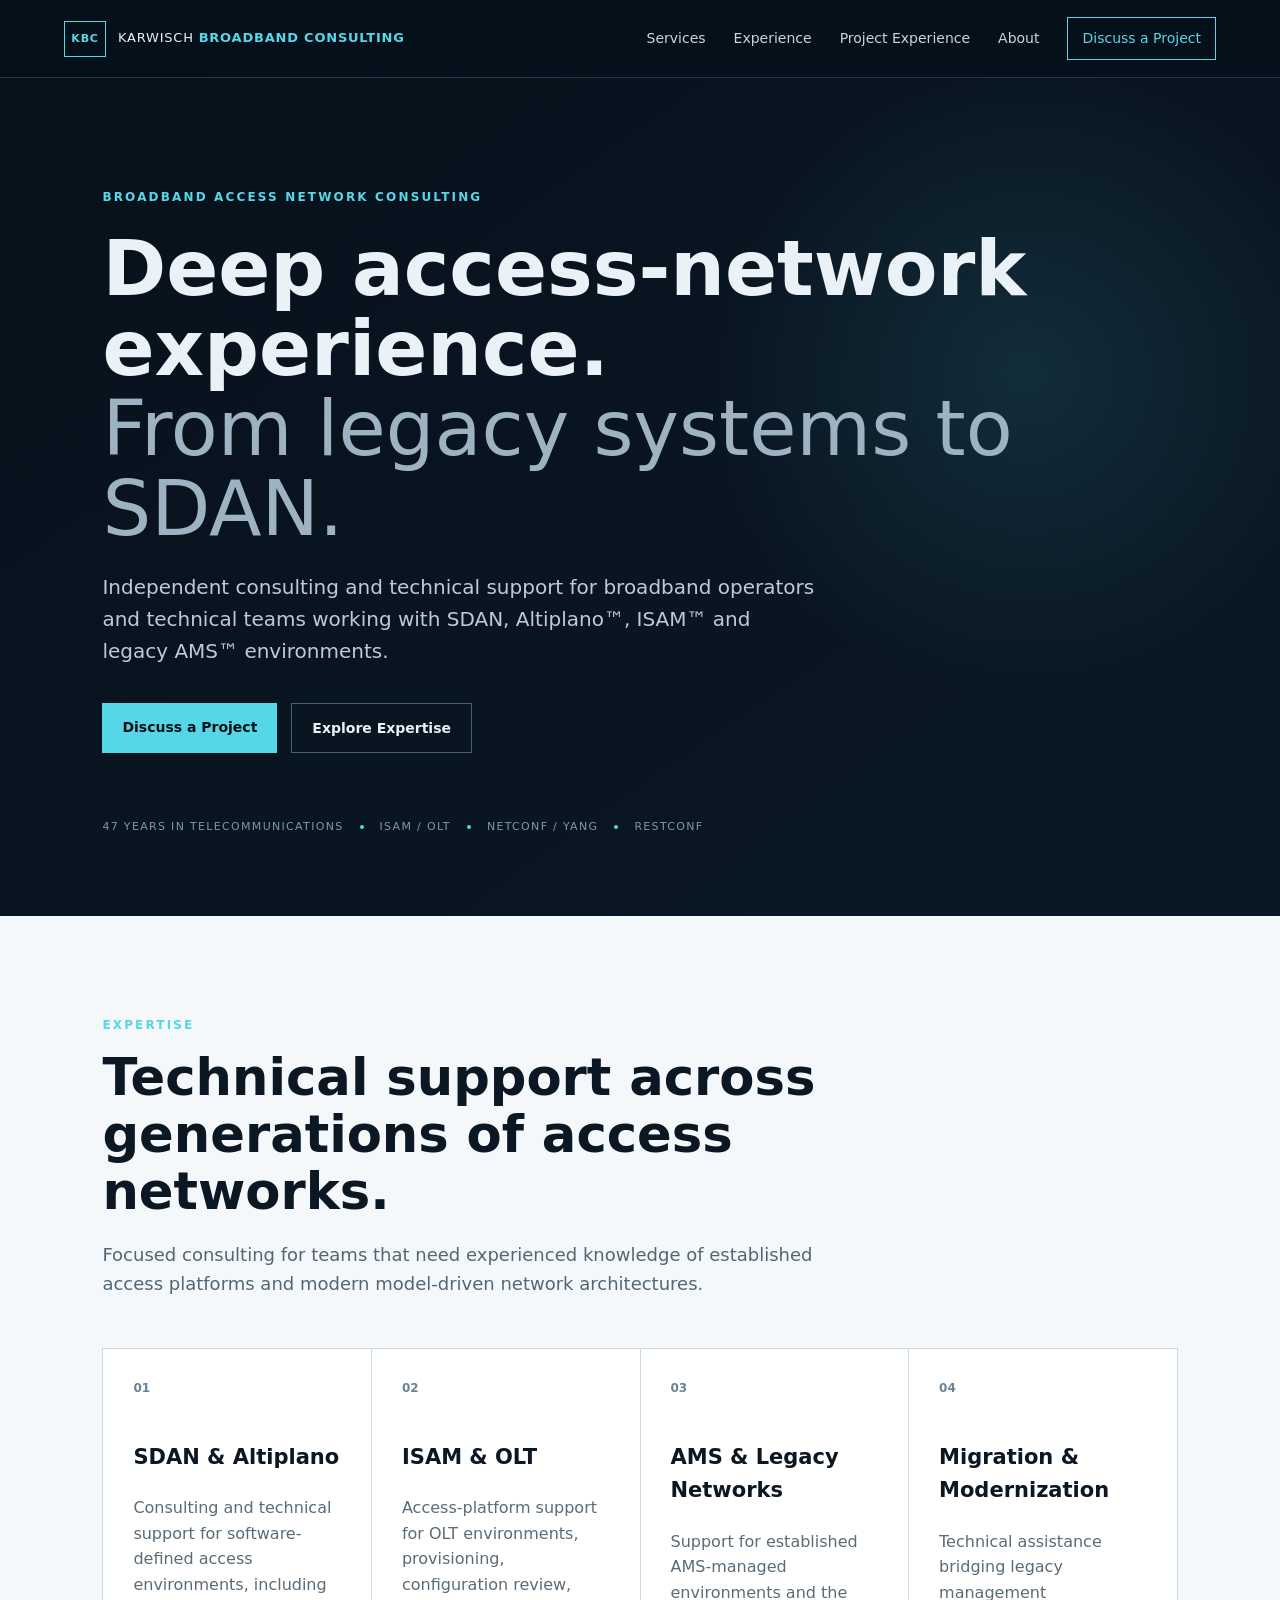
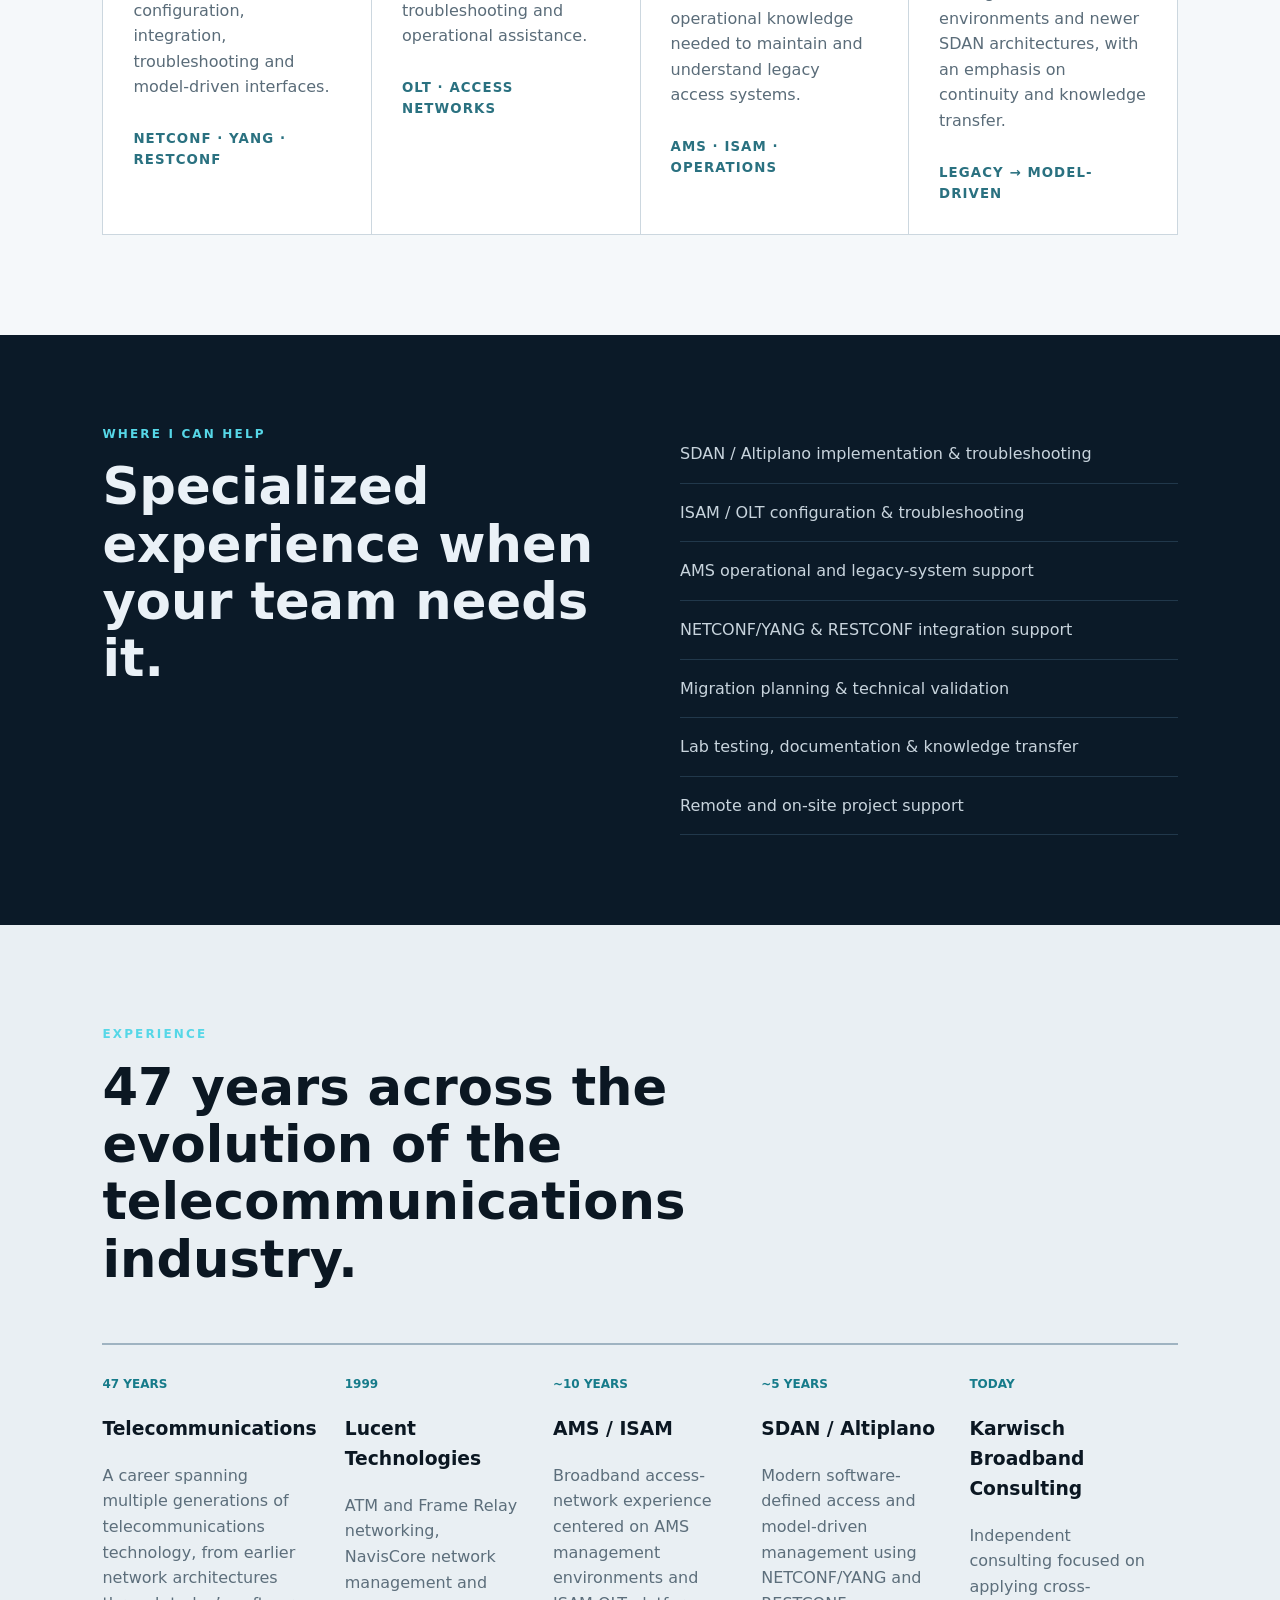
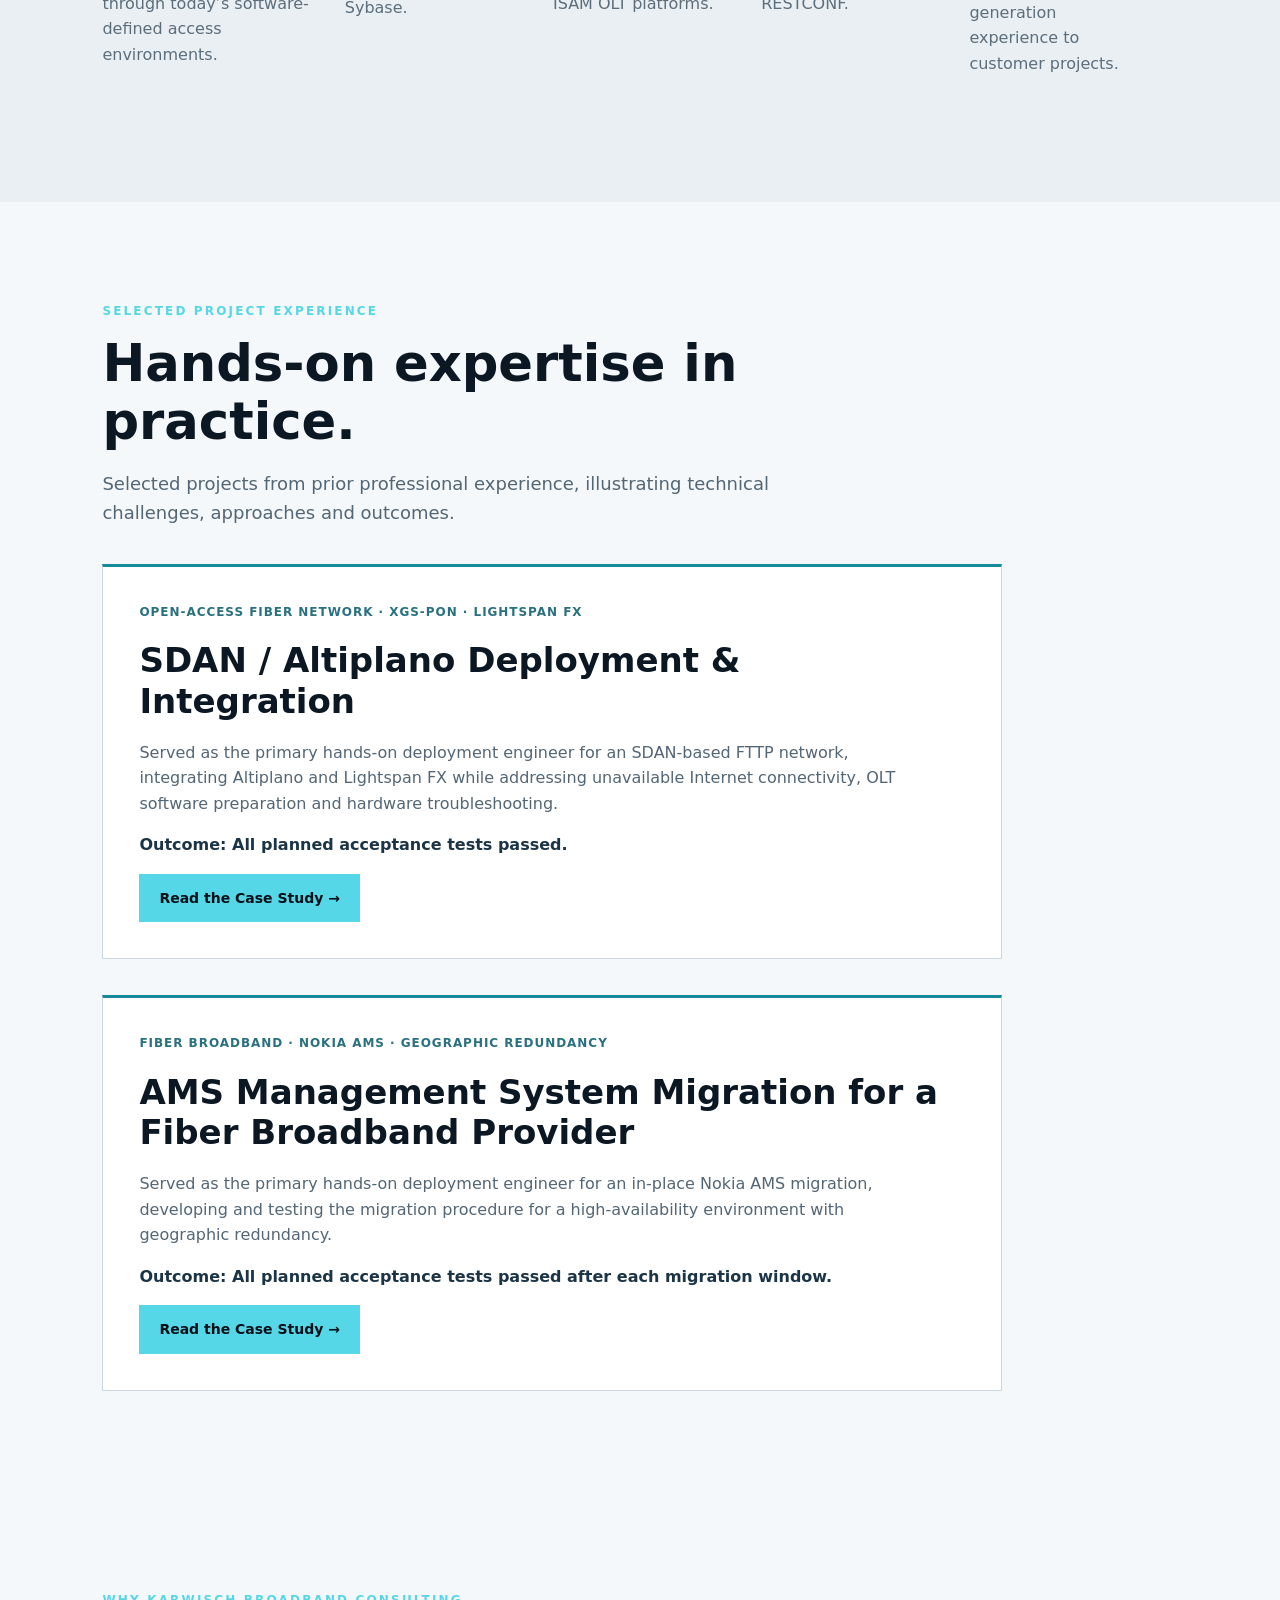
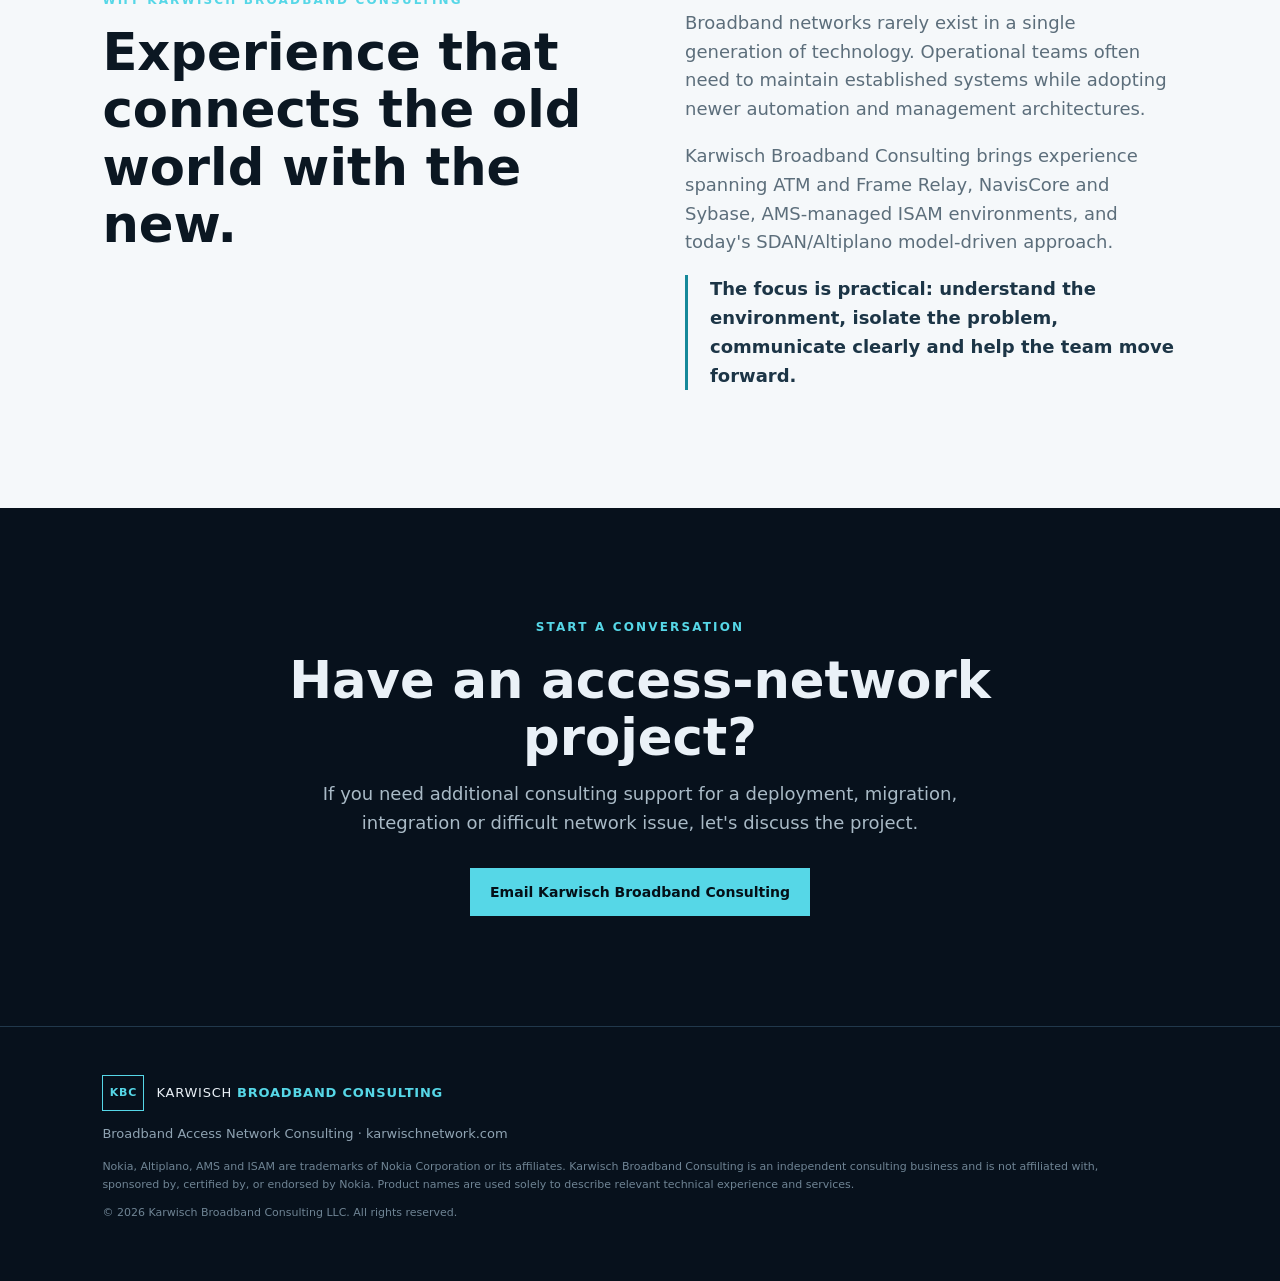
<file: index.html>
<!doctype html>
<html lang="en">
<head>
  <meta charset="utf-8">
  <meta name="viewport" content="width=device-width,initial-scale=1">
  <meta name="description" content="Karwisch Broadband Consulting provides independent broadband access network consulting and technical support.">
  <title>Karwisch Broadband Consulting | Broadband Access Network Consulting</title>
  <link rel="stylesheet" href="styles.css">
</head>

  <!-- Google tag (gtag.js) -->
<script async src="https://www.googletagmanager.com/gtag/js?id=G-ES7P0MH7FH"></script>
<script>
  window.dataLayer = window.dataLayer || [];
  function gtag(){dataLayer.push(arguments);}
  gtag('js', new Date());

  gtag('config', 'G-ES7P0MH7FH');
</script>
  
<body>
  <header>
    <a class="brand" href="#home"><span class="mark">KBC</span><span>KARWISCH <b>BROADBAND CONSULTING</b></span></a>
    <nav>
      <a href="#services">Services</a>
      <a href="#experience">Experience</a>
      <a href="#projects">Project Experience</a>
      <a href="#about">About</a>
      <a class="navcta" href="#contact">Discuss a Project</a>
    </nav>
  </header>

  <main>
    <section class="hero" id="home">
      <div class="eyebrow">BROADBAND ACCESS NETWORK CONSULTING</div>
      <h1>Deep access-network experience.<br><span>From legacy systems to SDAN.</span></h1>
      <p class="lede">Independent consulting and technical support for broadband operators and technical teams working with SDAN, Altiplano™, ISAM™ and legacy AMS™ environments.</p>
      <div class="actions"><a class="button primary" href="#contact">Discuss a Project</a><a class="button secondary" href="#services">Explore Expertise</a></div>
      <div class="techline"><span>47 YEARS IN TELECOMMUNICATIONS</span><i></i><span>ISAM / OLT</span><i></i><span>NETCONF / YANG</span><i></i><span>RESTCONF</span></div>
    </section>

    <section class="section" id="services">
      <div class="kicker">EXPERTISE</div>
      <h2>Technical support across generations of access networks.</h2>
      <p class="intro">Focused consulting for teams that need experienced knowledge of established access platforms and modern model-driven network architectures.</p>
      <div class="cards">
        <article><div class="num">01</div><h3>SDAN &amp; Altiplano</h3><p>Consulting and technical support for software-defined access environments, including configuration, integration, troubleshooting and model-driven interfaces.</p><small>NETCONF · YANG · RESTCONF</small></article>
        <article><div class="num">02</div><h3>ISAM &amp; OLT</h3><p>Access-platform support for OLT environments, provisioning, configuration review, troubleshooting and operational assistance.</p><small>OLT · ACCESS NETWORKS</small></article>
        <article><div class="num">03</div><h3>AMS &amp; Legacy Networks</h3><p>Support for established AMS-managed environments and the operational knowledge needed to maintain and understand legacy access systems.</p><small>AMS · ISAM · OPERATIONS</small></article>
        <article><div class="num">04</div><h3>Migration &amp; Modernization</h3><p>Technical assistance bridging legacy management environments and newer SDAN architectures, with an emphasis on continuity and knowledge transfer.</p><small>LEGACY → MODEL-DRIVEN</small></article>
      </div>
    </section>

    <section class="band">
      <div><div class="kicker">WHERE I CAN HELP</div><h2>Specialized experience when your team needs it.</h2></div>
      <div class="service-list">
        <span>SDAN / Altiplano implementation &amp; troubleshooting</span>
        <span>ISAM / OLT configuration &amp; troubleshooting</span>
        <span>AMS operational and legacy-system support</span>
        <span>NETCONF/YANG &amp; RESTCONF integration support</span>
        <span>Migration planning &amp; technical validation</span>
        <span>Lab testing, documentation &amp; knowledge transfer</span>
        <span>Remote and on-site project support</span>
      </div>
    </section>

    <section class="section experience" id="experience">
      <div class="kicker">EXPERIENCE</div>
      <h2>47 years across the evolution of the telecommunications industry.</h2>
      <div class="timeline">
        <div><b>47 YEARS</b><h3>Telecommunications</h3><p>A career spanning multiple generations of telecommunications technology, from earlier network architectures through today’s software-defined access environments.</p></div>
        <div><b>1999</b><h3>Lucent Technologies</h3><p>ATM and Frame Relay networking, NavisCore network management and Sybase.</p></div>
        <div><b>~10 YEARS</b><h3>AMS / ISAM</h3><p>Broadband access-network experience centered on AMS management environments and ISAM OLT platforms.</p></div>
        <div><b>~5 YEARS</b><h3>SDAN / Altiplano</h3><p>Modern software-defined access and model-driven management using NETCONF/YANG and RESTCONF.</p></div>
        <div><b>TODAY</b><h3>Karwisch Broadband Consulting</h3><p>Independent consulting focused on applying cross-generation experience to customer projects.</p></div>
      </div>
    </section>

    <section class="section projects" id="projects">
      <div class="kicker">SELECTED PROJECT EXPERIENCE</div>
      <h2>Hands-on expertise in practice.</h2>
      <p class="intro">Selected projects from prior professional experience, illustrating technical challenges, approaches and outcomes.</p>
      <article class="project-card">
        <div class="project-meta">OPEN-ACCESS FIBER NETWORK · XGS-PON · LIGHTSPAN FX</div>
        <h3>SDAN / Altiplano Deployment &amp; Integration</h3>
        <p>Served as the primary hands-on deployment engineer for an SDAN-based FTTP network, integrating Altiplano and Lightspan FX while addressing unavailable Internet connectivity, OLT software preparation and hardware troubleshooting.</p>
        <p class="project-result">Outcome: All planned acceptance tests passed.</p>
        <a class="button primary" href="sdan-altiplano-case-study.html">Read the Case Study <span aria-hidden="true">→</span></a>
      </article>
      <article class="project-card">
        <div class="project-meta">FIBER BROADBAND · NOKIA AMS · GEOGRAPHIC REDUNDANCY</div>
        <h3>AMS Management System Migration for a Fiber Broadband Provider</h3>
        <p>Served as the primary hands-on deployment engineer for an in-place Nokia AMS migration, developing and testing the migration procedure for a high-availability environment with geographic redundancy.</p>
        <p class="project-result">Outcome: All planned acceptance tests passed after each migration window.</p>
        <a class="button primary" href="ams-migration-case-study.html" aria-label="Read the AMS migration case study">Read the Case Study <span aria-hidden="true">→</span></a>
      </article>
    </section>

    <section class="section about" id="about">
      <div><div class="kicker">WHY KARWISCH BROADBAND CONSULTING</div><h2>Experience that connects the old world with the new.</h2></div>
      <div><p>Broadband networks rarely exist in a single generation of technology. Operational teams often need to maintain established systems while adopting newer automation and management architectures.</p><p>Karwisch Broadband Consulting brings experience spanning ATM and Frame Relay, NavisCore and Sybase, AMS-managed ISAM environments, and today's SDAN/Altiplano model-driven approach.</p><p class="callout">The focus is practical: understand the environment, isolate the problem, communicate clearly and help the team move forward.</p></div>
    </section>

    <section class="contact" id="contact">
      <div class="kicker">START A CONVERSATION</div>
      <h2>Have an access-network project?</h2>
      <p>If you need additional consulting support for a deployment, migration, integration or difficult network issue, let's discuss the project.</p>
      <a class="button primary" href="mailto:contact@karwischnetwork.com?subject=Project%20Inquiry">Email Karwisch Broadband Consulting</a>
    </section>
  </main>

  <footer>
    <div class="brand"><span class="mark">KBC</span><span>KARWISCH <b>BROADBAND CONSULTING</b></span></div>
    <p>Broadband Access Network Consulting · karwischnetwork.com</p>
    <p class="legal">Nokia, Altiplano, AMS and ISAM are trademarks of Nokia Corporation or its affiliates. Karwisch Broadband Consulting is an independent consulting business and is not affiliated with, sponsored by, certified by, or endorsed by Nokia. Product names are used solely to describe relevant technical experience and services.</p>
    <p class="legal">© 2026 Karwisch Broadband Consulting LLC. All rights reserved.</p>
  </footer>
</body>
</html>
</file>
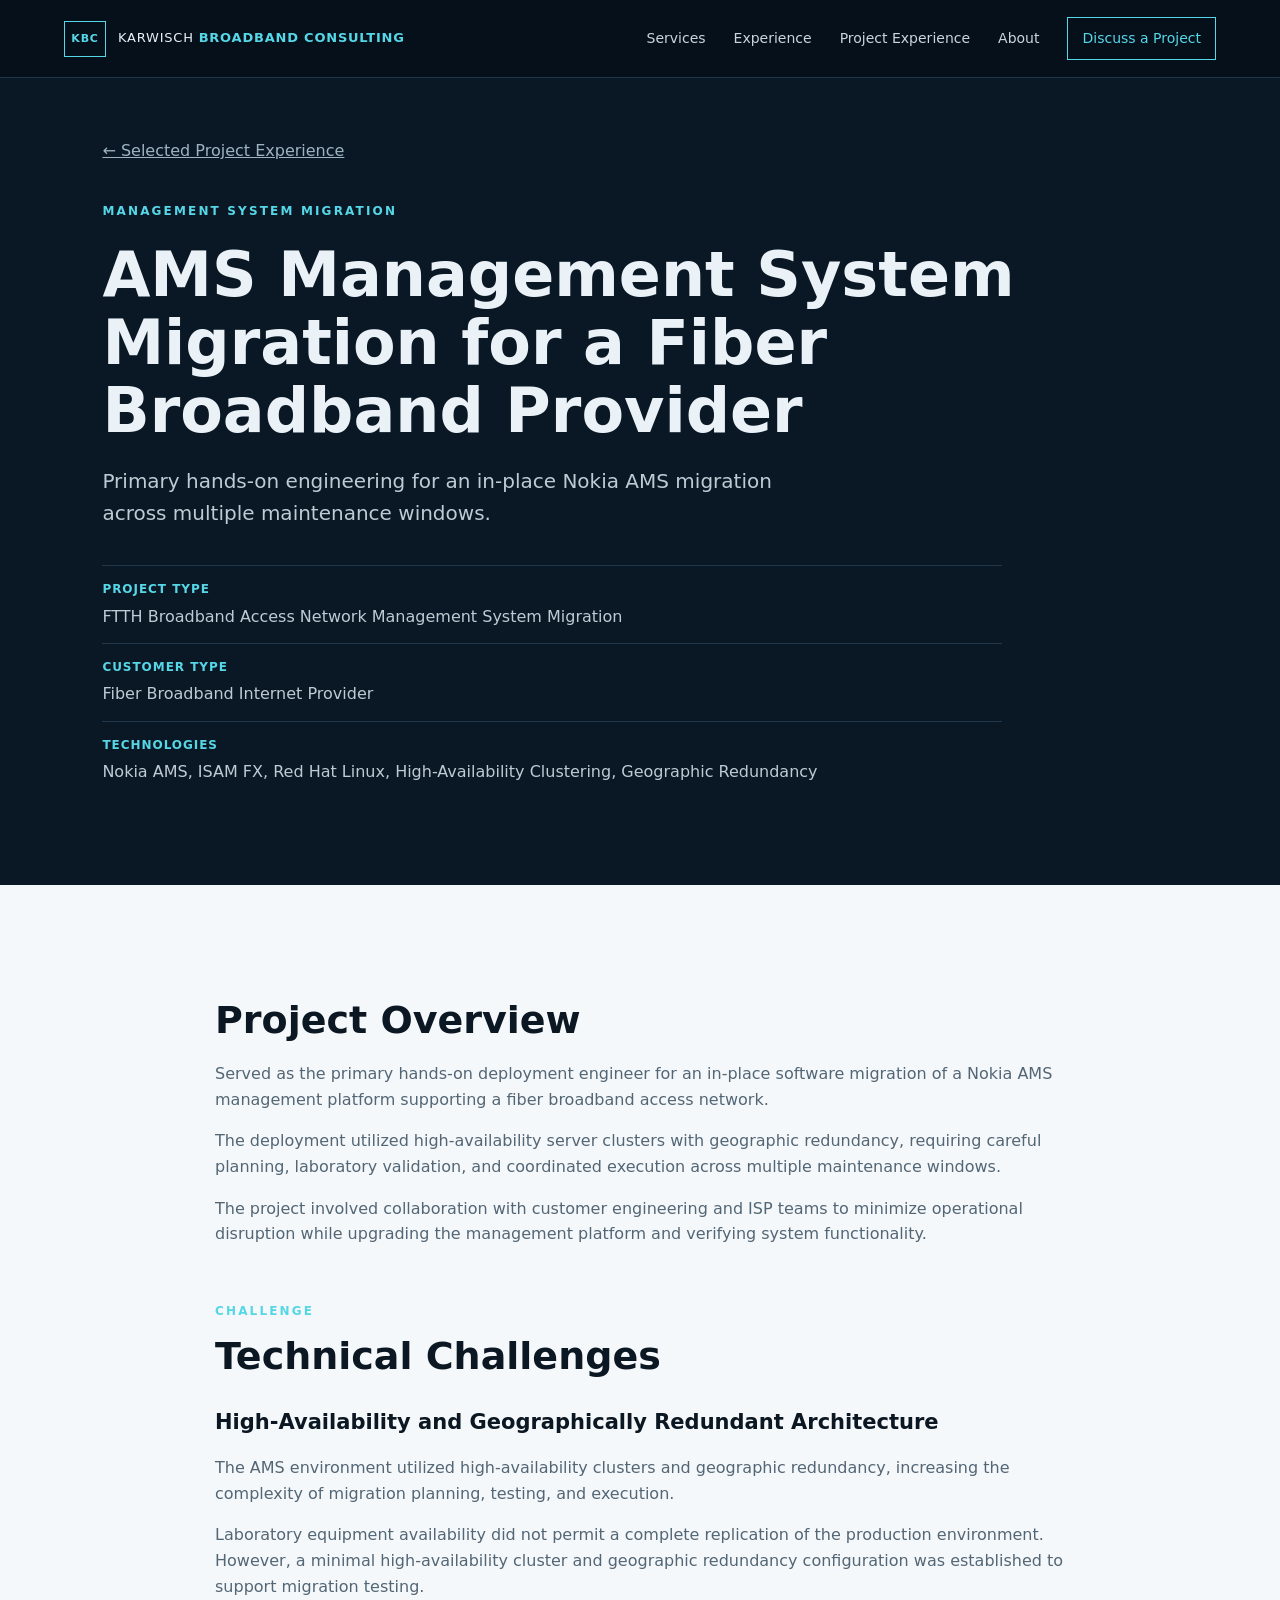
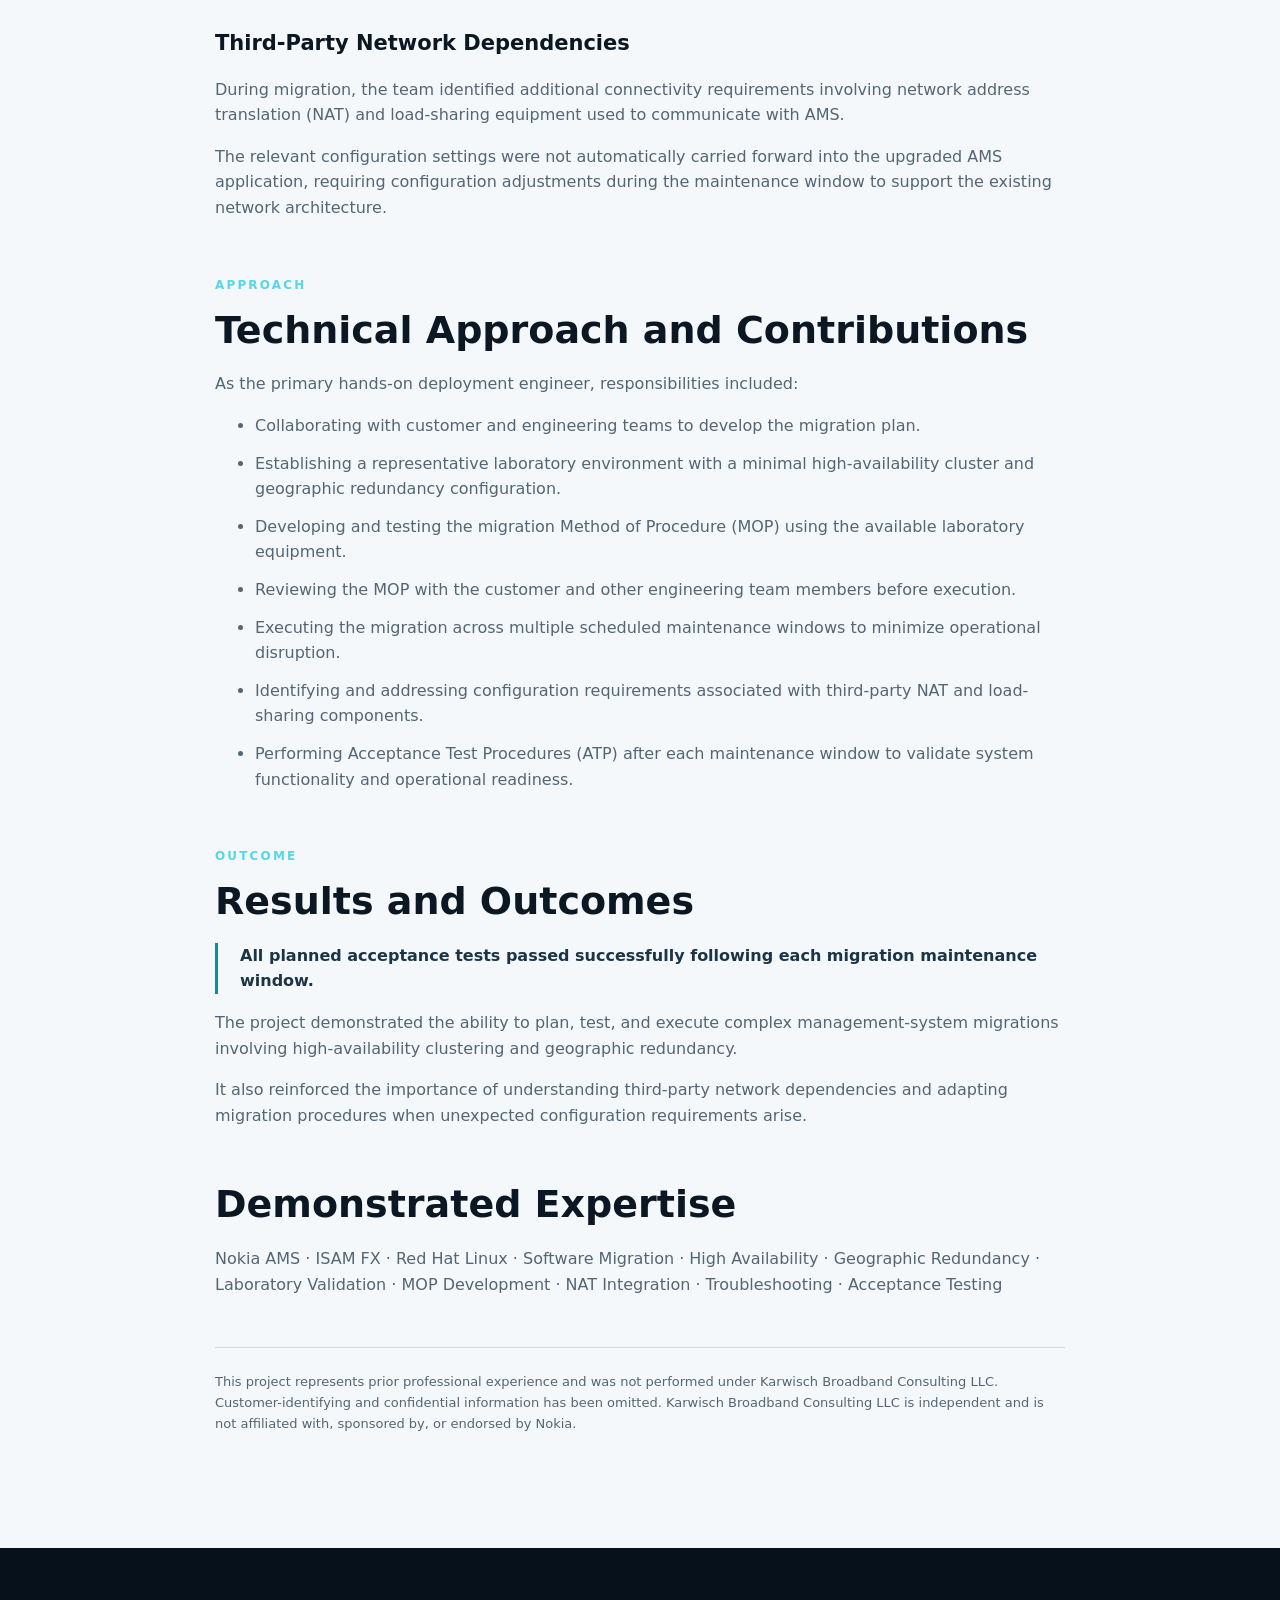
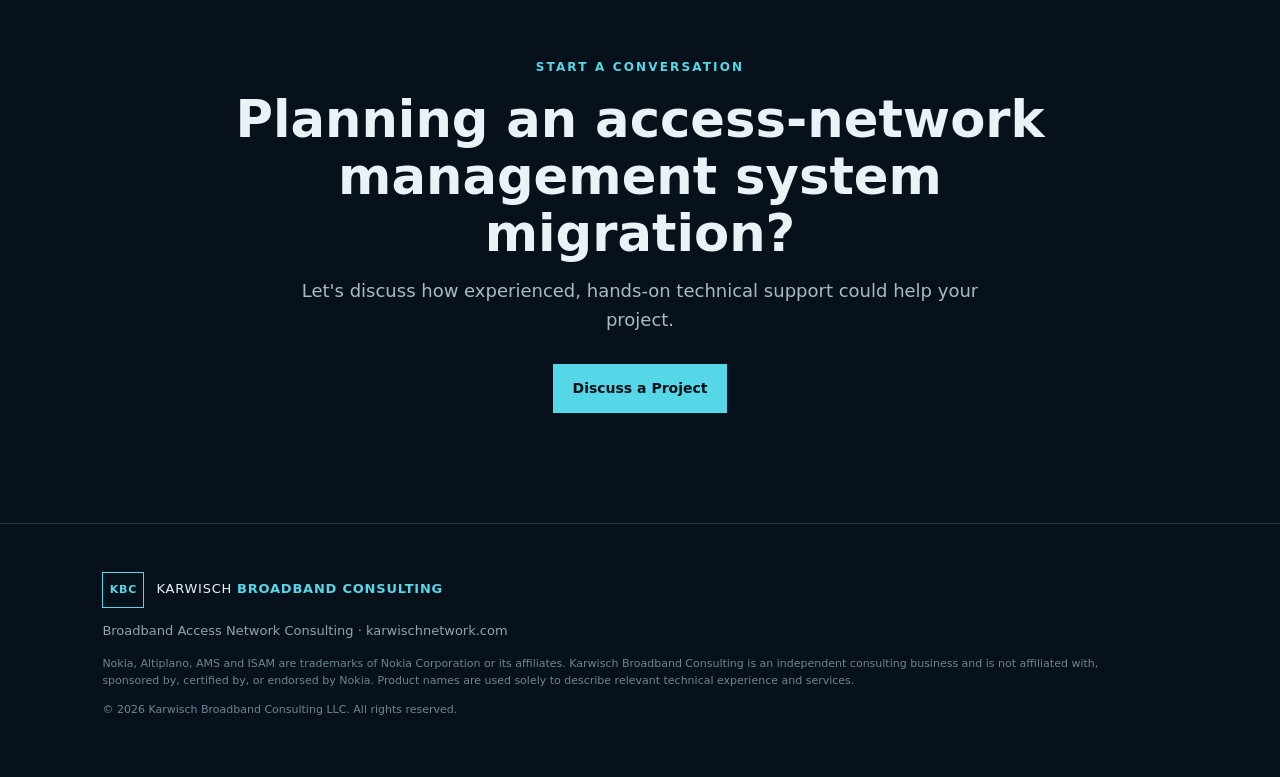
<file: ams-migration-case-study.html>
<!doctype html>
<html lang="en">
<head>
  <meta charset="utf-8">
  <meta name="viewport" content="width=device-width,initial-scale=1">
  <meta name="description" content="Prior professional experience migrating a geographically redundant Nokia AMS platform for a fiber broadband provider. All planned acceptance tests passed after each maintenance window.">
  <title>AMS Management System Migration Case Study | Karwisch Broadband Consulting</title>
  <link rel="stylesheet" href="styles.css">
</head>

  <!-- Google tag (gtag.js) -->
<script async src="https://www.googletagmanager.com/gtag/js?id=G-ES7P0MH7FH"></script>
<script>
  window.dataLayer = window.dataLayer || [];
  function gtag(){dataLayer.push(arguments);}
  gtag('js', new Date());

  gtag('config', 'G-ES7P0MH7FH');
</script>

<body>
  <header>
    <a class="brand" href="index.html#home"><span class="mark">KBC</span><span>KARWISCH <b>BROADBAND CONSULTING</b></span></a>
    <nav>
      <a href="index.html#services">Services</a>
      <a href="index.html#experience">Experience</a>
      <a href="index.html#projects">Project Experience</a>
      <a href="index.html#about">About</a>
      <a class="navcta" href="index.html#contact">Discuss a Project</a>
    </nav>
  </header>

  <main>
    <section class="case-hero">
      <a class="back-link" href="index.html#projects">← Selected Project Experience</a>
      <div class="eyebrow">MANAGEMENT SYSTEM MIGRATION</div>
      <h1>AMS Management System Migration for a Fiber Broadband Provider</h1>
      <p class="lede">Primary hands-on engineering for an in-place Nokia AMS migration across multiple maintenance windows.</p>
      <dl class="project-facts">
        <div><dt>Project Type</dt><dd>FTTH Broadband Access Network Management System Migration</dd></div>
        <div><dt>Customer Type</dt><dd>Fiber Broadband Internet Provider</dd></div>
        <div><dt>Technologies</dt><dd>Nokia AMS, ISAM FX, Red Hat Linux, High-Availability Clustering, Geographic Redundancy</dd></div>
      </dl>
    </section>
    <article class="section case-content">
      <section aria-labelledby="overview"><h2 id="overview">Project Overview</h2>
        <p>Served as the primary hands-on deployment engineer for an in-place software migration of a Nokia AMS management platform supporting a fiber broadband access network.</p>
        <p>The deployment utilized high-availability server clusters with geographic redundancy, requiring careful planning, laboratory validation, and coordinated execution across multiple maintenance windows.</p>
        <p>The project involved collaboration with customer engineering and ISP teams to minimize operational disruption while upgrading the management platform and verifying system functionality.</p>
      </section>
      <section aria-labelledby="challenges"><div class="kicker">CHALLENGE</div><h2 id="challenges">Technical Challenges</h2>
        <h3>High-Availability and Geographically Redundant Architecture</h3>
        <p>The AMS environment utilized high-availability clusters and geographic redundancy, increasing the complexity of migration planning, testing, and execution.</p>
        <p>Laboratory equipment availability did not permit a complete replication of the production environment. However, a minimal high-availability cluster and geographic redundancy configuration was established to support migration testing.</p>
        <h3>Third-Party Network Dependencies</h3>
        <p>During migration, the team identified additional connectivity requirements involving network address translation (NAT) and load-sharing equipment used to communicate with AMS.</p>
        <p>The relevant configuration settings were not automatically carried forward into the upgraded AMS application, requiring configuration adjustments during the maintenance window to support the existing network architecture.</p>
      </section>
      <section aria-labelledby="approach"><div class="kicker">APPROACH</div><h2 id="approach">Technical Approach and Contributions</h2>
        <p>As the primary hands-on deployment engineer, responsibilities included:</p>
        <ul>
          <li>Collaborating with customer and engineering teams to develop the migration plan.</li>
          <li>Establishing a representative laboratory environment with a minimal high-availability cluster and geographic redundancy configuration.</li>
          <li>Developing and testing the migration Method of Procedure (MOP) using the available laboratory equipment.</li>
          <li>Reviewing the MOP with the customer and other engineering team members before execution.</li>
          <li>Executing the migration across multiple scheduled maintenance windows to minimize operational disruption.</li>
          <li>Identifying and addressing configuration requirements associated with third-party NAT and load-sharing components.</li>
          <li>Performing Acceptance Test Procedures (ATP) after each maintenance window to validate system functionality and operational readiness.</li>
        </ul>
      </section>
      <section aria-labelledby="outcomes"><div class="kicker">OUTCOME</div><h2 id="outcomes">Results and Outcomes</h2>
        <p class="callout">All planned acceptance tests passed successfully following each migration maintenance window.</p>
        <p>The project demonstrated the ability to plan, test, and execute complex management-system migrations involving high-availability clustering and geographic redundancy.</p>
        <p>It also reinforced the importance of understanding third-party network dependencies and adapting migration procedures when unexpected configuration requirements arise.</p>
      </section>
      <section aria-labelledby="expertise"><h2 id="expertise">Demonstrated Expertise</h2>
        <p>Nokia AMS · ISAM FX · Red Hat Linux · Software Migration · High Availability · Geographic Redundancy · Laboratory Validation · MOP Development · NAT Integration · Troubleshooting · Acceptance Testing</p>
      </section>
      <p class="project-disclaimer">This project represents prior professional experience and was not performed under Karwisch Broadband Consulting LLC. Customer-identifying and confidential information has been omitted. Karwisch Broadband Consulting LLC is independent and is not affiliated with, sponsored by, or endorsed by Nokia.</p>
    </article>
    <section class="contact"><div class="kicker">START A CONVERSATION</div><h2>Planning an access-network management system migration?</h2><p>Let's discuss how experienced, hands-on technical support could help your project.</p><a class="button primary" href="mailto:contact@karwischnetwork.com?subject=Project%20Inquiry">Discuss a Project</a></section>
  </main>

  <footer>
    <div class="brand"><span class="mark">KBC</span><span>KARWISCH <b>BROADBAND CONSULTING</b></span></div>
    <p>Broadband Access Network Consulting · karwischnetwork.com</p>
    <p class="legal">Nokia, Altiplano, AMS and ISAM are trademarks of Nokia Corporation or its affiliates. Karwisch Broadband Consulting is an independent consulting business and is not affiliated with, sponsored by, certified by, or endorsed by Nokia. Product names are used solely to describe relevant technical experience and services.</p>
    <p class="legal">© 2026 Karwisch Broadband Consulting LLC. All rights reserved.</p>
  </footer>
</body>
</html>
</file>
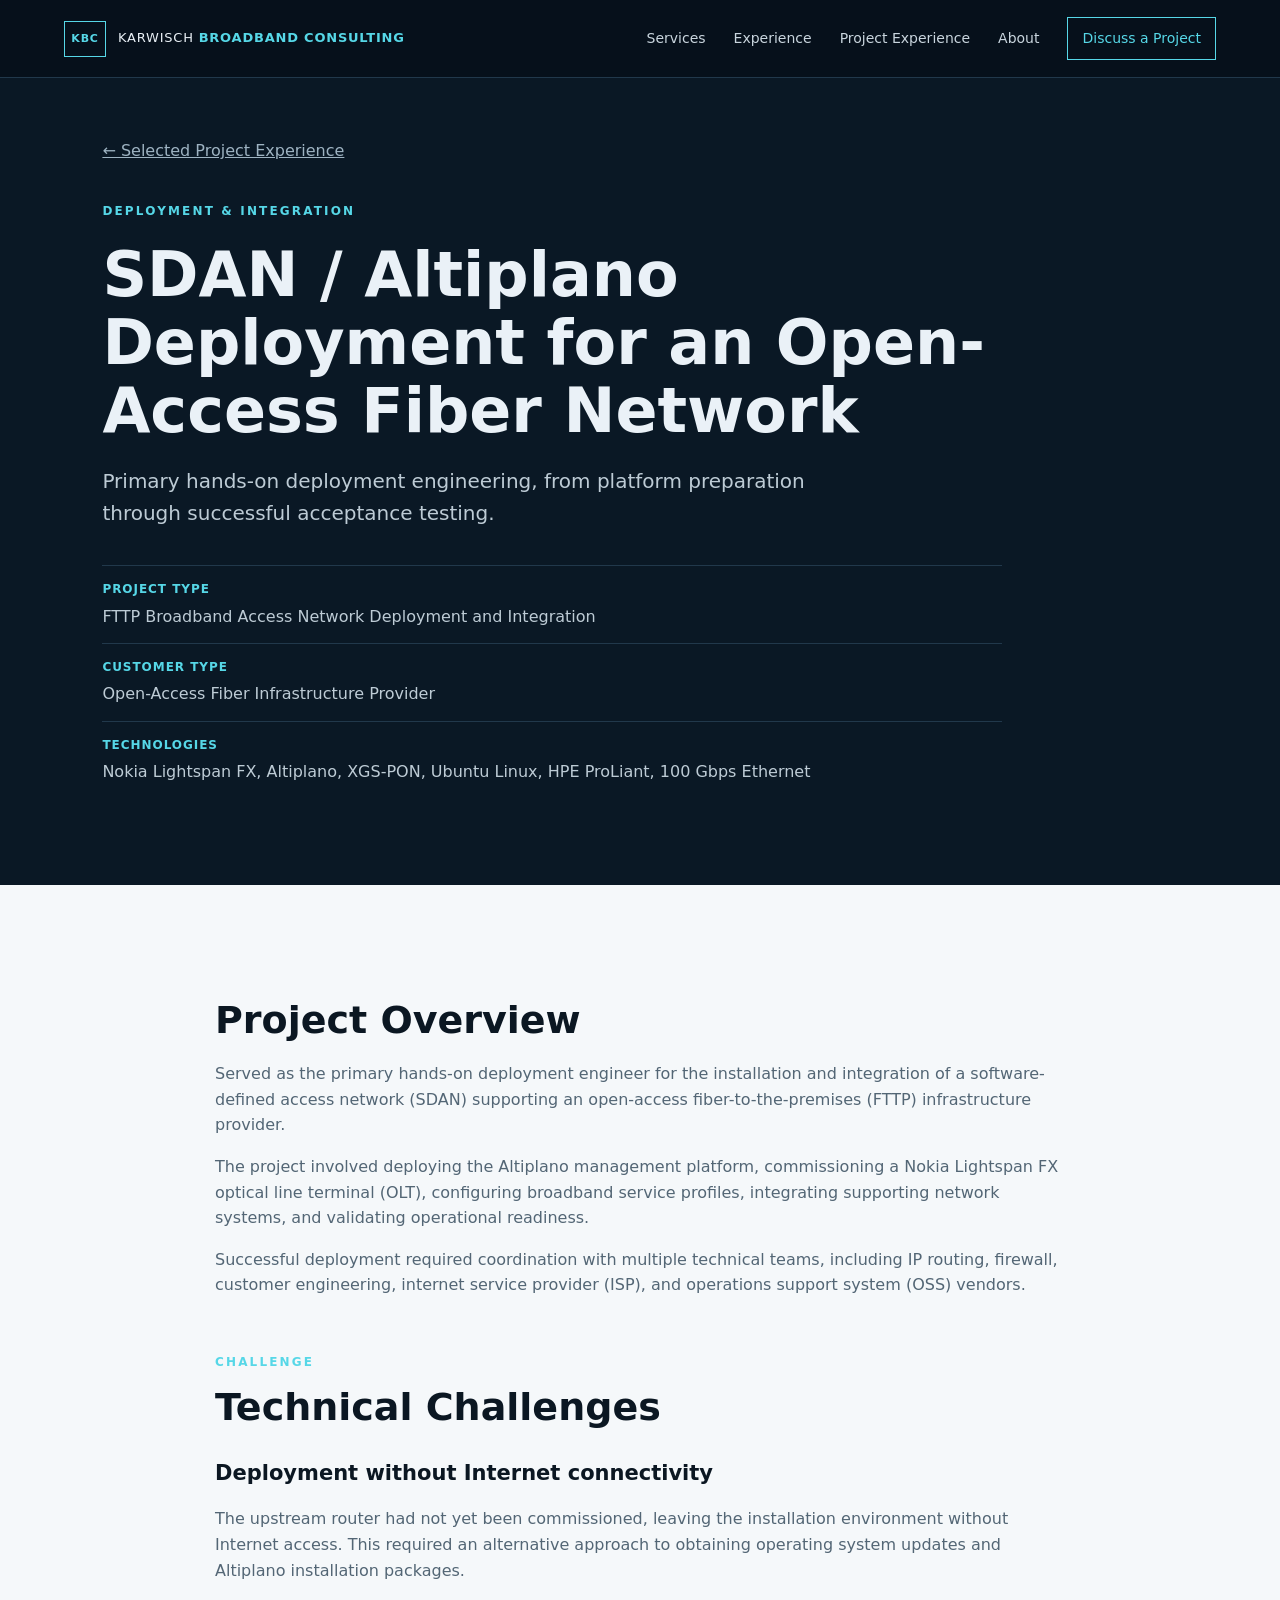
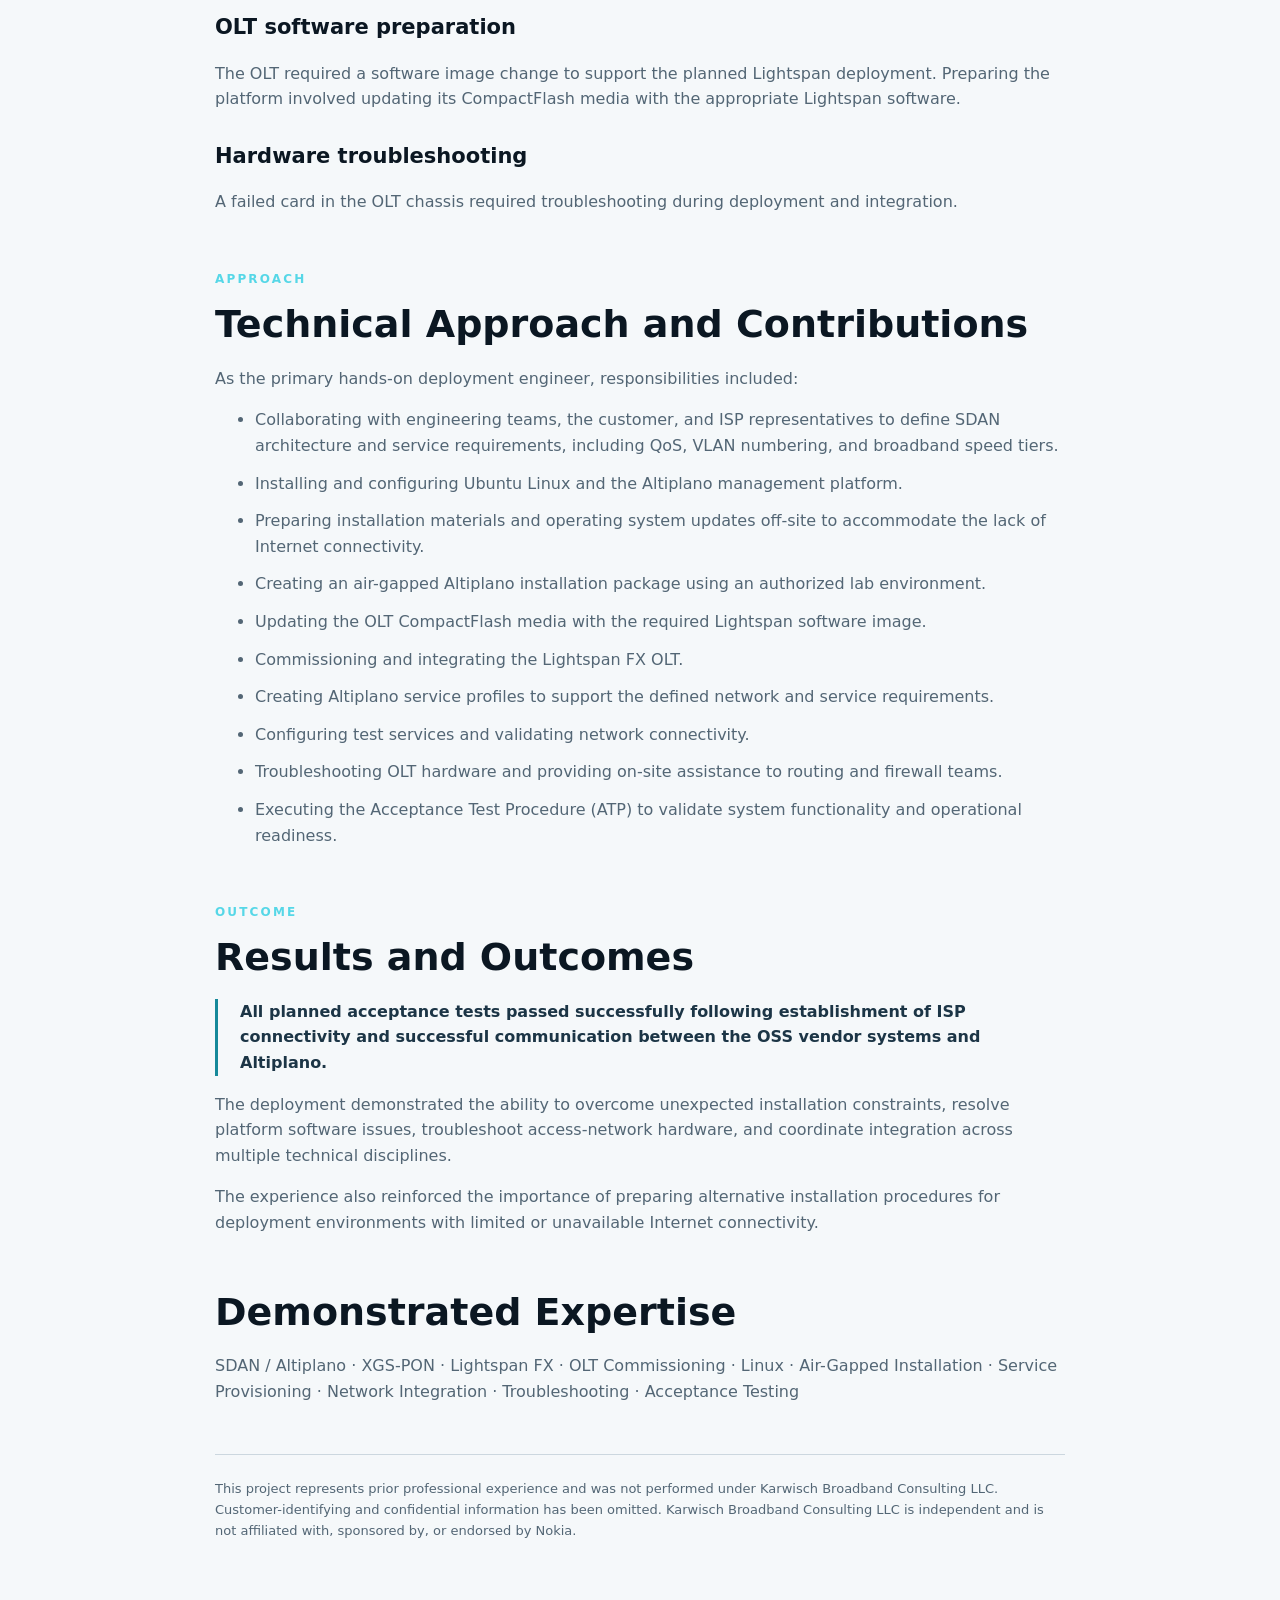
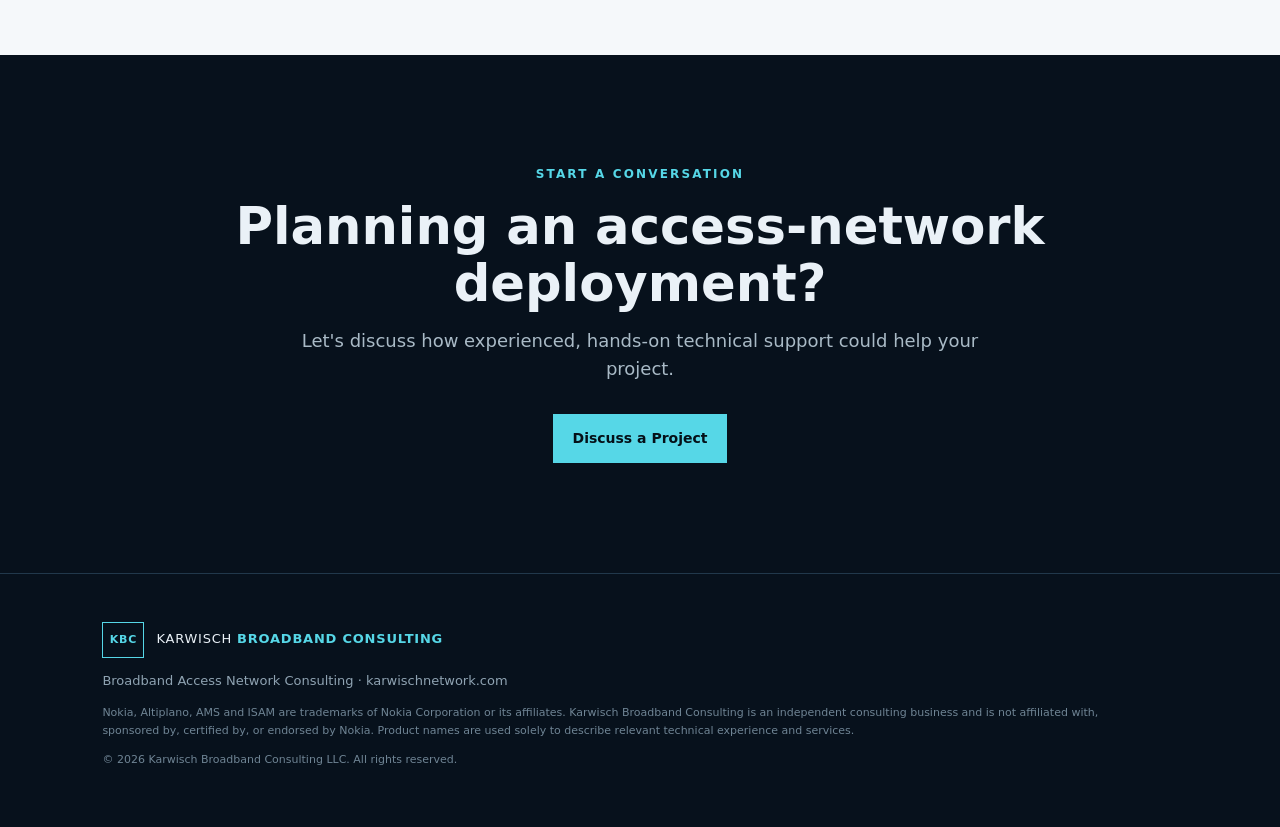
<file: sdan-altiplano-case-study.html>
<!doctype html>
<html lang="en">
<head>
  <meta charset="utf-8">
  <meta name="viewport" content="width=device-width,initial-scale=1">
  <meta name="description" content="Prior professional experience deploying and integrating Altiplano and Lightspan FX for an open-access fiber network. All planned acceptance tests passed.">
  <title>SDAN / Altiplano Case Study | Karwisch Broadband Consulting</title>
  <link rel="stylesheet" href="styles.css">
</head>

  <!-- Google tag (gtag.js) -->
<script async src="https://www.googletagmanager.com/gtag/js?id=G-ES7P0MH7FH"></script>
<script>
  window.dataLayer = window.dataLayer || [];
  function gtag(){dataLayer.push(arguments);}
  gtag('js', new Date());

  gtag('config', 'G-ES7P0MH7FH');
</script>

<body>
  <header>
    <a class="brand" href="index.html#home"><span class="mark">KBC</span><span>KARWISCH <b>BROADBAND CONSULTING</b></span></a>
    <nav>
      <a href="index.html#services">Services</a>
      <a href="index.html#experience">Experience</a>
      <a href="index.html#projects">Project Experience</a>
      <a href="index.html#about">About</a>
      <a class="navcta" href="index.html#contact">Discuss a Project</a>
    </nav>
  </header>

  <main>
    <section class="case-hero">
      <a class="back-link" href="index.html#projects">← Selected Project Experience</a>
      <div class="eyebrow">DEPLOYMENT &amp; INTEGRATION</div>
      <h1>SDAN / Altiplano Deployment for an Open-Access Fiber Network</h1>
      <p class="lede">Primary hands-on deployment engineering, from platform preparation through successful acceptance testing.</p>
      <dl class="project-facts">
        <div><dt>Project Type</dt><dd>FTTP Broadband Access Network Deployment and Integration</dd></div>
        <div><dt>Customer Type</dt><dd>Open-Access Fiber Infrastructure Provider</dd></div>
        <div><dt>Technologies</dt><dd>Nokia Lightspan FX, Altiplano, XGS-PON, Ubuntu Linux, HPE ProLiant, 100 Gbps Ethernet</dd></div>
      </dl>
    </section>
    <article class="section case-content">
      <section aria-labelledby="overview"><h2 id="overview">Project Overview</h2>
        <p>Served as the primary hands-on deployment engineer for the installation and integration of a software-defined access network (SDAN) supporting an open-access fiber-to-the-premises (FTTP) infrastructure provider.</p>
        <p>The project involved deploying the Altiplano management platform, commissioning a Nokia Lightspan FX optical line terminal (OLT), configuring broadband service profiles, integrating supporting network systems, and validating operational readiness.</p>
        <p>Successful deployment required coordination with multiple technical teams, including IP routing, firewall, customer engineering, internet service provider (ISP), and operations support system (OSS) vendors.</p>
      </section>
      <section aria-labelledby="challenges"><div class="kicker">CHALLENGE</div><h2 id="challenges">Technical Challenges</h2>
        <h3>Deployment without Internet connectivity</h3><p>The upstream router had not yet been commissioned, leaving the installation environment without Internet access. This required an alternative approach to obtaining operating system updates and Altiplano installation packages.</p>
        <h3>OLT software preparation</h3><p>The OLT required a software image change to support the planned Lightspan deployment. Preparing the platform involved updating its CompactFlash media with the appropriate Lightspan software.</p>
        <h3>Hardware troubleshooting</h3><p>A failed card in the OLT chassis required troubleshooting during deployment and integration.</p>
      </section>
      <section aria-labelledby="approach"><div class="kicker">APPROACH</div><h2 id="approach">Technical Approach and Contributions</h2>
        <p>As the primary hands-on deployment engineer, responsibilities included:</p>
        <ul>
          <li>Collaborating with engineering teams, the customer, and ISP representatives to define SDAN architecture and service requirements, including QoS, VLAN numbering, and broadband speed tiers.</li>
          <li>Installing and configuring Ubuntu Linux and the Altiplano management platform.</li>
          <li>Preparing installation materials and operating system updates off-site to accommodate the lack of Internet connectivity.</li>
          <li>Creating an air-gapped Altiplano installation package using an authorized lab environment.</li>
          <li>Updating the OLT CompactFlash media with the required Lightspan software image.</li>
          <li>Commissioning and integrating the Lightspan FX OLT.</li>
          <li>Creating Altiplano service profiles to support the defined network and service requirements.</li>
          <li>Configuring test services and validating network connectivity.</li>
          <li>Troubleshooting OLT hardware and providing on-site assistance to routing and firewall teams.</li>
          <li>Executing the Acceptance Test Procedure (ATP) to validate system functionality and operational readiness.</li>
        </ul>
      </section>
      <section aria-labelledby="outcomes"><div class="kicker">OUTCOME</div><h2 id="outcomes">Results and Outcomes</h2>
        <p class="callout">All planned acceptance tests passed successfully following establishment of ISP connectivity and successful communication between the OSS vendor systems and Altiplano.</p>
        <p>The deployment demonstrated the ability to overcome unexpected installation constraints, resolve platform software issues, troubleshoot access-network hardware, and coordinate integration across multiple technical disciplines.</p>
        <p>The experience also reinforced the importance of preparing alternative installation procedures for deployment environments with limited or unavailable Internet connectivity.</p>
      </section>
      <section aria-labelledby="expertise"><h2 id="expertise">Demonstrated Expertise</h2>
        <p>SDAN / Altiplano · XGS-PON · Lightspan FX · OLT Commissioning · Linux · Air-Gapped Installation · Service Provisioning · Network Integration · Troubleshooting · Acceptance Testing</p>
      </section>
      <p class="project-disclaimer">This project represents prior professional experience and was not performed under Karwisch Broadband Consulting LLC. Customer-identifying and confidential information has been omitted. Karwisch Broadband Consulting LLC is independent and is not affiliated with, sponsored by, or endorsed by Nokia.</p>
    </article>
    <section class="contact"><div class="kicker">START A CONVERSATION</div><h2>Planning an access-network deployment?</h2><p>Let's discuss how experienced, hands-on technical support could help your project.</p><a class="button primary" href="mailto:contact@karwischnetwork.com?subject=Project%20Inquiry">Discuss a Project</a></section>
  </main>

  <footer>
    <div class="brand"><span class="mark">KBC</span><span>KARWISCH <b>BROADBAND CONSULTING</b></span></div>
    <p>Broadband Access Network Consulting · karwischnetwork.com</p>
    <p class="legal">Nokia, Altiplano, AMS and ISAM are trademarks of Nokia Corporation or its affiliates. Karwisch Broadband Consulting is an independent consulting business and is not affiliated with, sponsored by, certified by, or endorsed by Nokia. Product names are used solely to describe relevant technical experience and services.</p>
    <p class="legal">© 2026 Karwisch Broadband Consulting LLC. All rights reserved.</p>
  </footer>
</body>
</html>
</file>
<file: styles.css>
* { box-sizing: border-box; }
html { scroll-behavior: smooth; }
body { margin: 0; font-family: Inter, system-ui, -apple-system, "Segoe UI", sans-serif; background: #07111c; color: #eaf1f7; line-height: 1.6; }
header { height: 78px; padding: 0 max(5vw, 24px); display: flex; align-items: center; justify-content: space-between; border-bottom: 1px solid #21384b; position: sticky; top: 0; background: rgba(7,17,28,.95); z-index: 10; }
.brand { display: flex; align-items: center; gap: 12px; color: #eaf1f7; text-decoration: none; letter-spacing: .06em; font-size: 13px; }
.mark { display: grid; place-items: center; width: 42px; height: 36px; border: 1px solid #56d7e7; color: #56d7e7; font-weight: 800; font-size: 11px; }
.brand b { color: #56d7e7; }
nav { display: flex; gap: 28px; align-items: center; }
nav a { color: #c9d5de; text-decoration: none; font-size: 14px; }
.navcta { border: 1px solid #56d7e7; padding: 9px 14px !important; color: #56d7e7 !important; }
.hero { min-height: 650px; padding: 110px max(8vw, 32px) 80px; background: radial-gradient(circle at 80% 35%, rgba(86,215,231,.12), transparent 28%), linear-gradient(145deg, #07111c, #0a1825); }
.eyebrow, .kicker { font-size: 12px; letter-spacing: .18em; color: #56d7e7; font-weight: 800; }
.hero h1 { font-size: clamp(44px, 6vw, 78px); line-height: 1.04; max-width: 1000px; margin: 22px 0; }
.hero h1 span { color: #9eb3c2; font-weight: 500; }
.lede { max-width: 720px; font-size: 20px; color: #bdcbd5; }
.actions { display: flex; gap: 14px; margin: 36px 0 65px; }
.button { display: inline-block; text-decoration: none; padding: 13px 20px; font-weight: 750; font-size: 14px; }
.primary { background: #56d7e7; color: #041018; }
.secondary { border: 1px solid #456175; color: #eaf1f7; }
.techline { display: flex; gap: 16px; align-items: center; flex-wrap: wrap; font-size: 11px; letter-spacing: .12em; color: #7f97a8; }
.techline i { width: 4px; height: 4px; border-radius: 50%; background: #56d7e7; }
.section { padding: 100px max(8vw, 32px); background: #f5f8fa; color: #0b1722; }
.section h2, .band h2, .contact h2 { font-size: clamp(32px, 4vw, 52px); line-height: 1.12; margin: 14px 0 20px; max-width: 820px; }
.intro { max-width: 760px; color: #536675; font-size: 18px; }
.cards { display: grid; grid-template-columns: repeat(4, 1fr); gap: 1px; background: #ccd7df; margin-top: 50px; border: 1px solid #ccd7df; }
.cards article { background: white; padding: 30px; min-height: 300px; }
.num { font-size: 12px; color: #6a8495; font-weight: 800; }
.cards h3 { font-size: 21px; margin-top: 42px; }
.cards p { color: #5a6c79; }
.cards small { display: block; margin-top: 28px; font-weight: 800; color: #2a7180; letter-spacing: .08em; }
.band { padding: 90px max(8vw, 32px); display: grid; grid-template-columns: 1fr 1fr; gap: 80px; background: #0b1a28; }
.service-list { display: grid; }
.service-list span { padding: 16px 0; border-bottom: 1px solid #21384b; color: #c8d4dd; }
.experience { background: #e9eff3; }
.timeline { display: grid; grid-template-columns: repeat(5, 1fr); margin-top: 55px; border-top: 2px solid #9fb3c1; }
.timeline div { padding: 25px 28px 10px 0; }
.timeline b { font-size: 12px; color: #167b8a; }
.timeline p, .about p { color: #5c6e7b; }
.about { display: grid; grid-template-columns: 1fr 1fr; gap: 90px; }
.about p { font-size: 18px; }
.callout { border-left: 3px solid #16899a; font-weight: 650; padding-left: 22px !important; color: #1c3546 !important; }
.contact { text-align: center; padding: 110px max(8vw, 32px); }
.contact h2 { margin: 14px auto; }
.contact p { max-width: 700px; margin: 0 auto 30px; color: #a9bac6; font-size: 18px; }
footer { padding: 48px max(8vw, 32px); border-top: 1px solid #21384b; color: #8fa3b2; }
footer > p { font-size: 13px; }
.legal { max-width: 1000px; font-size: 11px; color: #6f8494; }
@media (max-width: 850px) { nav a:not(.navcta) { display: none; } .cards { grid-template-columns: 1fr 1fr; } .band, .about { grid-template-columns: 1fr; gap: 30px; } .timeline { grid-template-columns: 1fr; } .actions { flex-wrap: wrap; } }
@media (max-width: 540px) { .cards { grid-template-columns: 1fr; } .hero h1 { font-size: 42px; } .section, .band, .contact { padding: 70px 24px; } .hero { padding: 80px 24px; } }

/* Selected project experience */
[id] { scroll-margin-top: 100px; }
.project-card { max-width: 900px; margin-top: 36px; padding: 36px; background: #fff; border: 1px solid #ccd7df; border-top: 3px solid #16899a; }
.project-meta { font-size: 12px; letter-spacing: .08em; color: #2a7180; font-weight: 750; }
.project-card h3 { font-size: clamp(25px, 3vw, 34px); line-height: 1.2; margin: 18px 0; }
.project-card p { color: #536675; max-width: 760px; }
.project-card .project-result { color: #1c3546; font-weight: 750; }
.case-hero { padding: 60px max(8vw, 32px) 70px; background: #0a1825; }
.back-link { display: inline-block; margin-bottom: 38px; color: #9eb3c2; }
.case-hero h1 { font-size: clamp(36px, 5vw, 62px); line-height: 1.1; max-width: 1000px; margin: 20px 0; }
.project-facts { max-width: 900px; margin-top: 36px; }
.project-facts div { padding: 14px 0; border-top: 1px solid #21384b; }
.project-facts dt { font-size: 12px; font-weight: 800; color: #56d7e7; text-transform: uppercase; letter-spacing: .08em; }
.project-facts dd { margin: 4px 0 0; color: #bdcbd5; }
.case-content > section, .project-disclaimer { max-width: 850px; margin-left: auto; margin-right: auto; }
.case-content > section + section { margin-top: 55px; }
.case-content h2 { font-size: clamp(28px, 3vw, 38px); }
.case-content h3 { margin: 28px 0 8px; font-size: 21px; }
.case-content p, .case-content li { color: #536675; }
.case-content li { margin-bottom: 12px; }
.project-disclaimer { margin-top: 50px; border-top: 1px solid #ccd7df; padding-top: 24px; font-size: 13px; }
a:focus-visible { outline: 3px solid #16899a; outline-offset: 5px; }
@media (min-width: 851px) and (max-width: 1150px) { nav { gap: 14px; } nav a { font-size: 12px; } .brand { font-size: 11px; } }
@media (max-width: 540px) { .project-card { padding: 24px; } .case-hero { padding: 40px 24px 55px; } header .brand { font-size: 10px; gap: 8px; } header .navcta { font-size: 12px; } }
</file>
